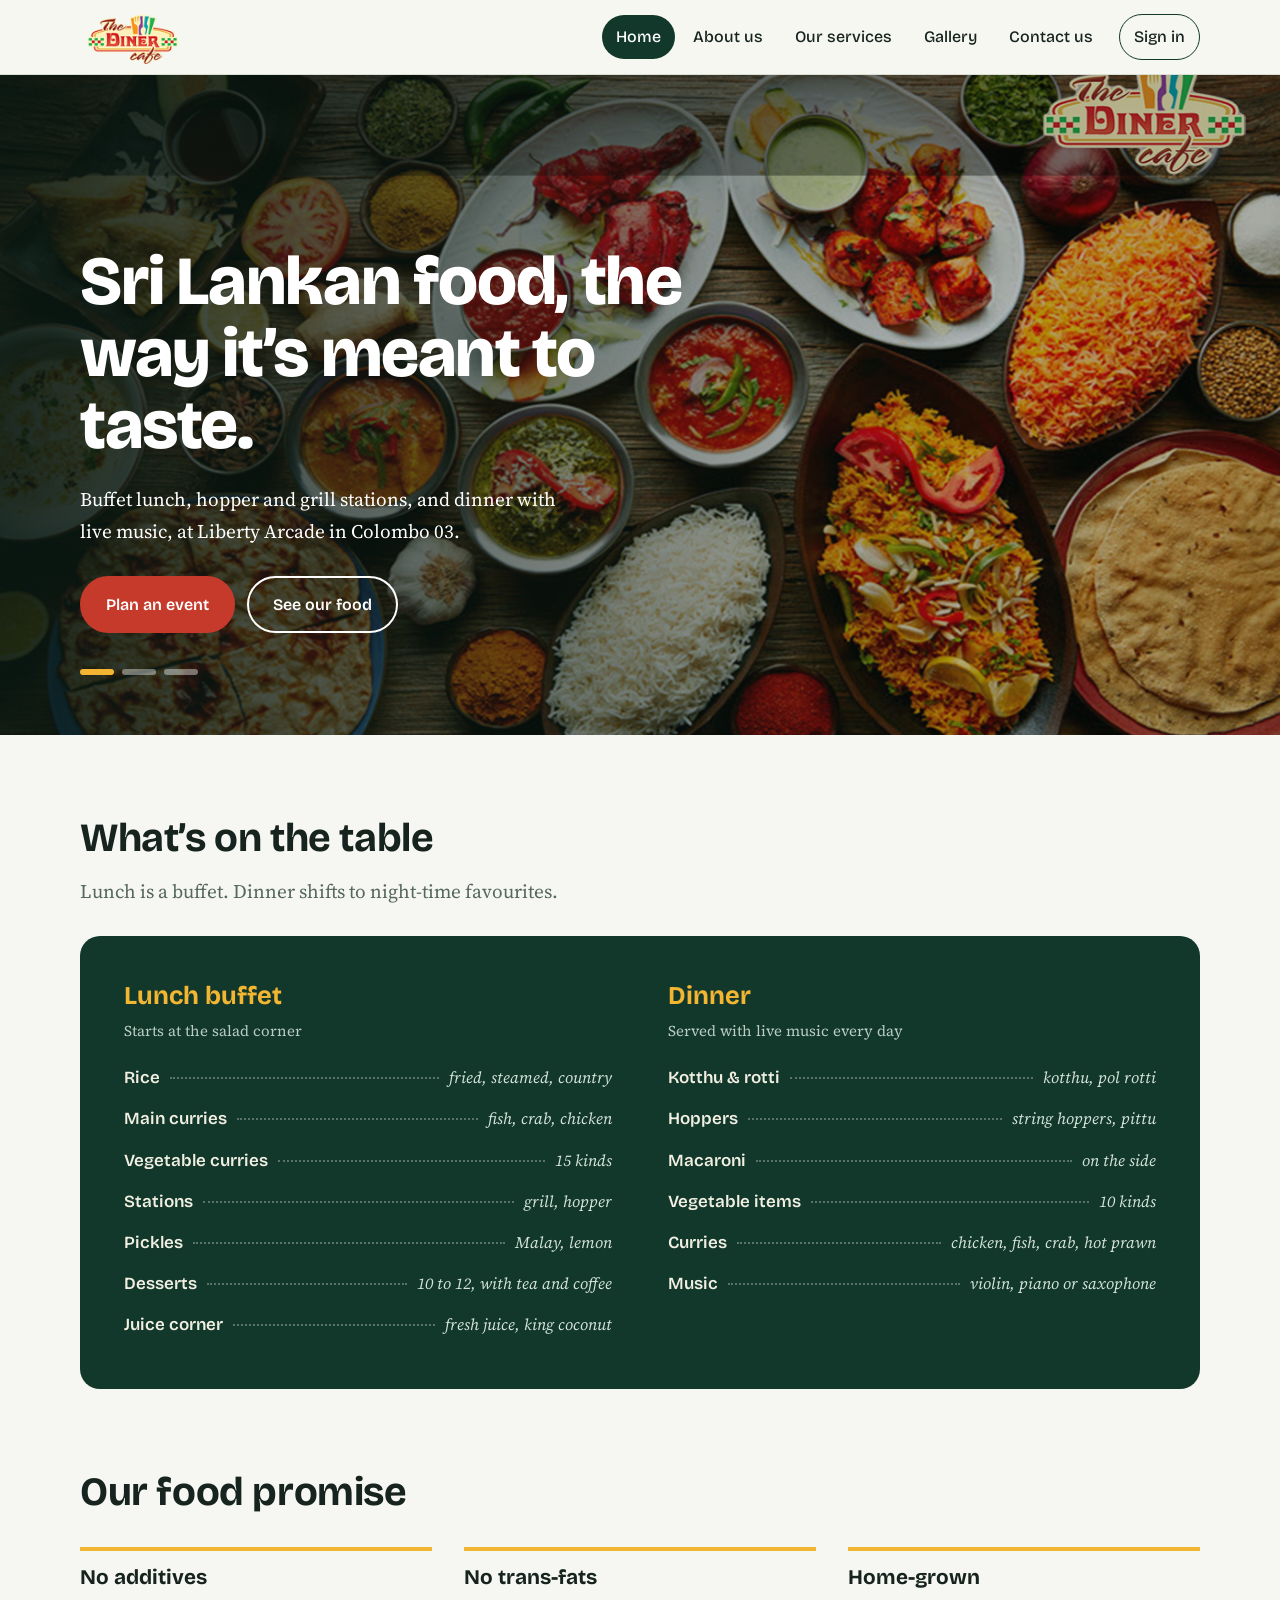
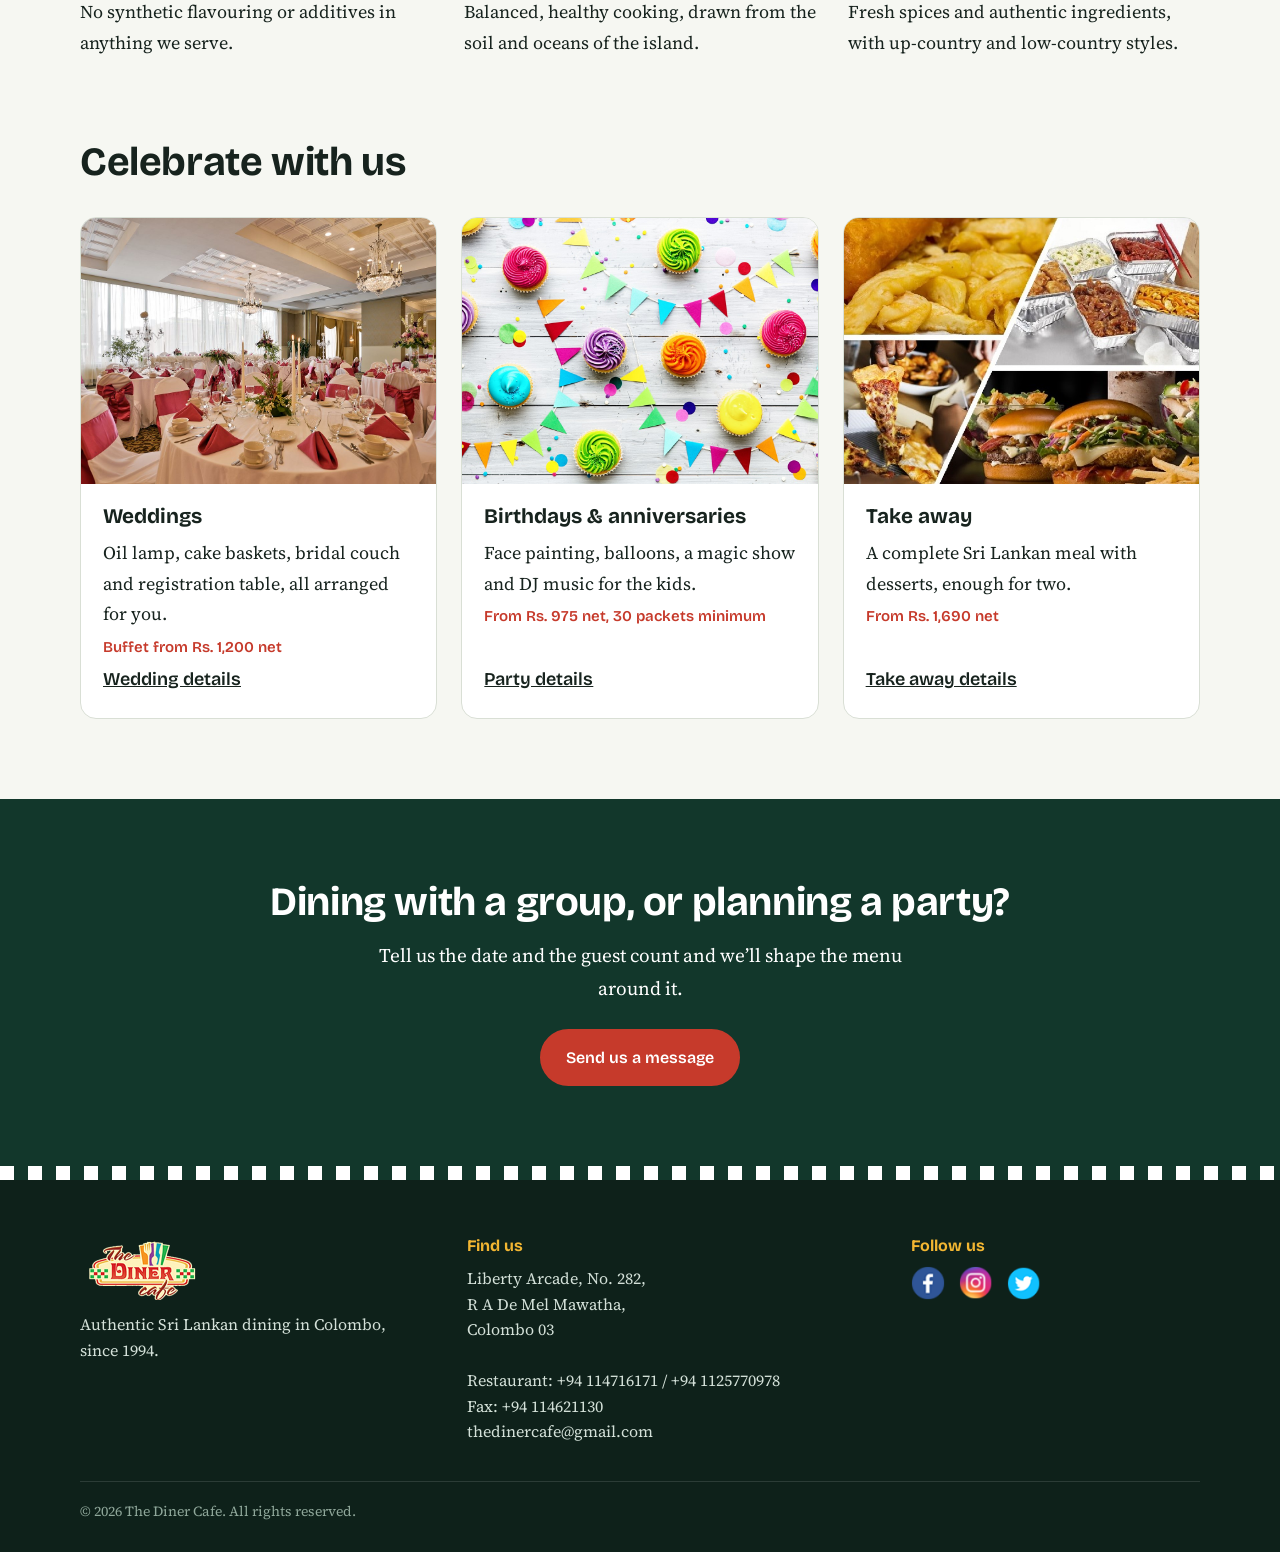
<file: index.html>
<!doctype html>
<html lang="en"><head><meta charset="utf-8"><meta name="viewport" content="width=device-width,initial-scale=1">
<title>Home · The Diner Cafe</title><meta name="description" content="Authentic Sri Lankan buffet and dinner in Colombo 03.">
<link rel="preconnect" href="https://fonts.googleapis.com"><link rel="preconnect" href="https://fonts.gstatic.com" crossorigin>
<link href="https://fonts.googleapis.com/css2?family=Bricolage+Grotesque:wght@400;500;600;700;800&family=Source+Serif+4:ital,wght@0,400;0,600;1,400&display=swap" rel="stylesheet">
<link rel="stylesheet" href="css/style.css"></head><body>
<header class="top"><div class="wrap bar"><a class="logo" href="index.html"><img src="images/logo.png" alt="The Diner Cafe"></a>
<button class="burger" aria-controls="nav" aria-expanded="false">Menu</button>
<nav id="nav" aria-label="Main"><a href="index.html" aria-current=page>Home</a><a href="About%20us.html">About us</a><a href="Our%20service.html">Our services</a><a href="Gallery.html">Gallery</a><a href="Contact%20Us.html">Contact us</a><a class="signin" href="Login.html">Sign in</a></nav></div></header>
<main><section class="hero" style="padding:0">
<div class="slide" style="background-image:url(images/hero1.jpg)"></div>
<div class="slide" style="background-image:url(images/hero2.jpg)"></div>
<div class="slide" style="background-image:url(images/hero3.jpg)"></div>
<div class="wrap"><h1>Sri Lankan food, the way it’s meant to taste.</h1>
<p>Buffet lunch, hopper and grill stations, and dinner with live music, at Liberty Arcade in Colombo 03.</p>
<div class="acts"><a class="btn" href="Contact%20Us.html">Plan an event</a><a class="btn ghost" href="Gallery.html">See our food</a></div>
<div class="dots"><button aria-label="Slide 1"></button><button aria-label="Slide 2"></button><button aria-label="Slide 3"></button></div></div></section>
<section><div class="wrap"><h2>What’s on the table</h2><p class="lead mute" style="margin-bottom:28px">Lunch is a buffet. Dinner shifts to night-time favourites.</p>
<div class="board"><div><h3>Lunch buffet</h3><p class="sub">Starts at the salad corner</p><ul>
<li><b>Rice</b><i></i><span>fried, steamed, country</span></li>
<li><b>Main curries</b><i></i><span>fish, crab, chicken</span></li>
<li><b>Vegetable curries</b><i></i><span>15 kinds</span></li>
<li><b>Stations</b><i></i><span>grill, hopper</span></li>
<li><b>Pickles</b><i></i><span>Malay, lemon</span></li>
<li><b>Desserts</b><i></i><span>10 to 12, with tea and coffee</span></li>
<li><b>Juice corner</b><i></i><span>fresh juice, king coconut</span></li></ul></div>
<div><h3>Dinner</h3><p class="sub">Served with live music every day</p><ul>
<li><b>Kotthu &amp; rotti</b><i></i><span>kotthu, pol rotti</span></li>
<li><b>Hoppers</b><i></i><span>string hoppers, pittu</span></li>
<li><b>Macaroni</b><i></i><span>on the side</span></li>
<li><b>Vegetable items</b><i></i><span>10 kinds</span></li>
<li><b>Curries</b><i></i><span>chicken, fish, crab, hot prawn</span></li>
<li><b>Music</b><i></i><span>violin, piano or saxophone</span></li></ul></div></div></div></section>
<section style="padding-top:0"><div class="wrap"><h2>Our food promise</h2>
<div class="promise"><div><h3>No additives</h3><p>No synthetic flavouring or additives in anything we serve.</p></div>
<div><h3>No trans-fats</h3><p>Balanced, healthy cooking, drawn from the soil and oceans of the island.</p></div>
<div><h3>Home-grown</h3><p>Fresh spices and authentic ingredients, with up-country and low-country styles.</p></div></div></div></section>
<section style="padding-top:0"><div class="wrap"><h2>Celebrate with us</h2>
<div class="cards">
<article class="card"><img src="images/wedding.jpg" alt="Banquet hall set for a wedding" loading="lazy"><div><h3>Weddings</h3><p>Oil lamp, cake baskets, bridal couch and registration table, all arranged for you.</p><span class="price">Buffet from Rs. 1,200 net</span><a class="more" href="Our%20service.html#weddings">Wedding details</a></div></article>
<article class="card"><img src="images/birthday.jpg" alt="Birthday cupcakes and bunting" loading="lazy"><div><h3>Birthdays &amp; anniversaries</h3><p>Face painting, balloons, a magic show and DJ music for the kids.</p><span class="price">From Rs. 975 net, 30 packets minimum</span><a class="more" href="Our%20service.html#birthdays">Party details</a></div></article>
<article class="card"><img src="images/takeaway.jpg" alt="Take away meals" loading="lazy"><div><h3>Take away</h3><p>A complete Sri Lankan meal with desserts, enough for two.</p><span class="price">From Rs. 1,690 net</span><a class="more" href="Our%20service.html#takeaway">Take away details</a></div></article>
</div></div></section>
<section class="band"><div class="wrap"><h2>Dining with a group, or planning a party?</h2><p class="lead">Tell us the date and the guest count and we’ll shape the menu around it.</p><a class="btn" href="Contact%20Us.html">Send us a message</a></div></section></main>
<div class="check" aria-hidden="true"></div>
<footer><div class="wrap"><div class="fgrid">
<div><img class="fl" src="images/logo.png" alt="The Diner Cafe"><p>Authentic Sri Lankan dining in Colombo, since 1994.</p></div>
<div><h3>Find us</h3><p>Liberty Arcade, No. 282,<br>R A De Mel Mawatha,<br>Colombo 03<br><br>Restaurant: +94 114716171 / +94 1125770978<br>Fax: +94 114621130<br><a href="mailto:thedinercafe@gmail.com">thedinercafe@gmail.com</a></p></div>
<div><h3>Follow us</h3><div class="soc"><a href="#" aria-label="Facebook"><img src="images/facebook.png" alt=""></a><a href="#" aria-label="Instagram"><img src="images/instagram.png" alt=""></a><a href="#" aria-label="Twitter"><img src="images/twitter.png" alt=""></a></div></div>
</div><p class="copy">© 2026 The Diner Cafe. All rights reserved.</p></div></footer>
<script src="js/main.js"></script></body></html>
</file>
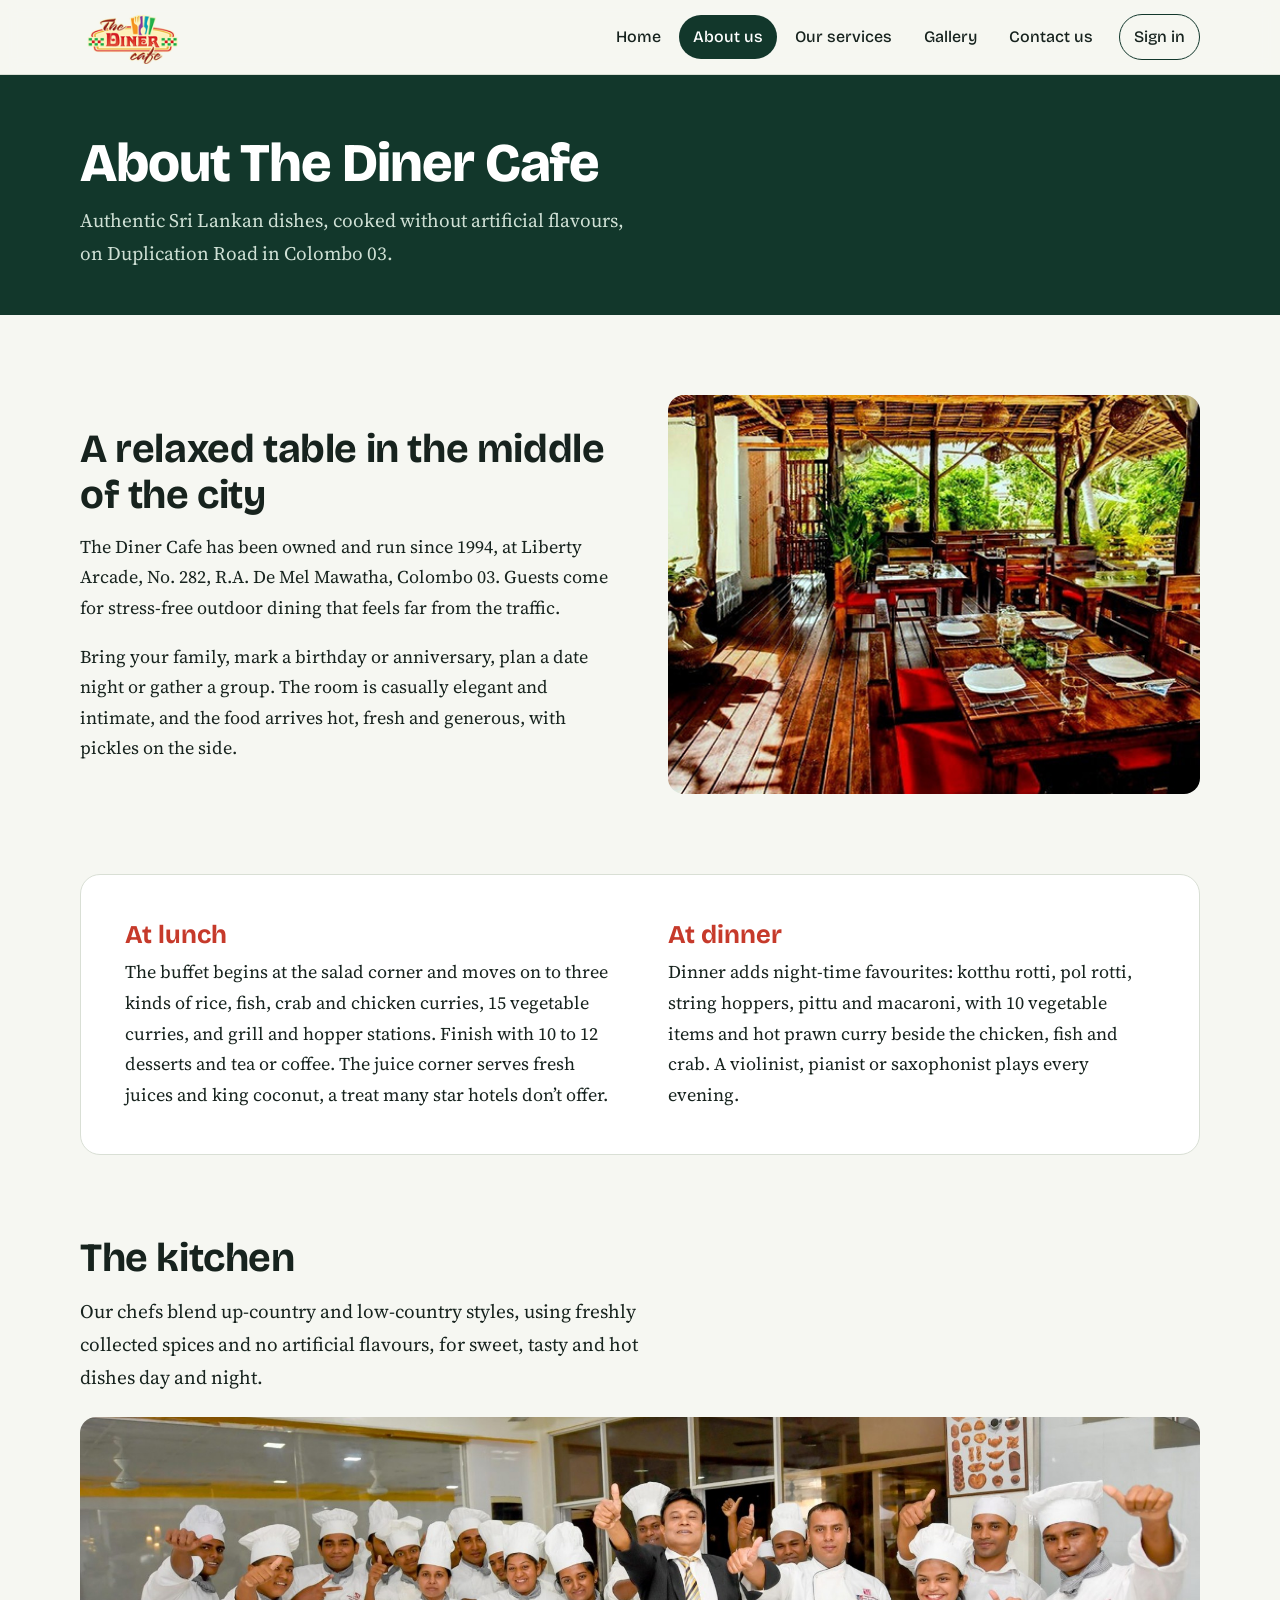
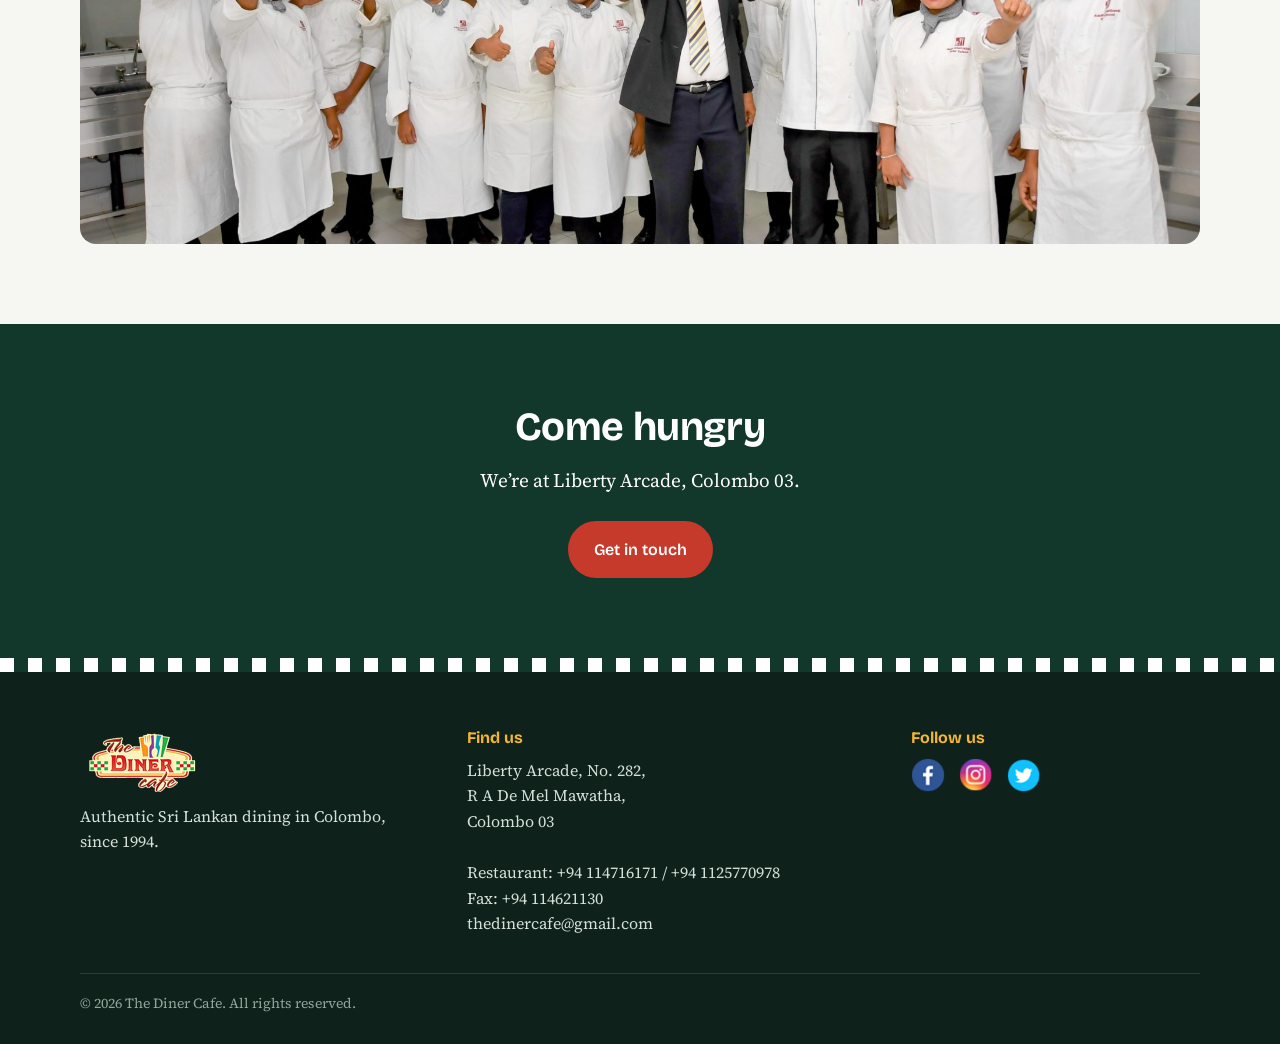
<file: About us.html>
<!doctype html>
<html lang="en"><head><meta charset="utf-8"><meta name="viewport" content="width=device-width,initial-scale=1">
<title>About us · The Diner Cafe</title><meta name="description" content="The story, food and kitchen behind The Diner Cafe in Colombo 03.">
<link rel="preconnect" href="https://fonts.googleapis.com"><link rel="preconnect" href="https://fonts.gstatic.com" crossorigin>
<link href="https://fonts.googleapis.com/css2?family=Bricolage+Grotesque:wght@400;500;600;700;800&family=Source+Serif+4:ital,wght@0,400;0,600;1,400&display=swap" rel="stylesheet">
<link rel="stylesheet" href="css/style.css"></head><body>
<header class="top"><div class="wrap bar"><a class="logo" href="index.html"><img src="images/logo.png" alt="The Diner Cafe"></a>
<button class="burger" aria-controls="nav" aria-expanded="false">Menu</button>
<nav id="nav" aria-label="Main"><a href="index.html">Home</a><a href="About%20us.html" aria-current=page>About us</a><a href="Our%20service.html">Our services</a><a href="Gallery.html">Gallery</a><a href="Contact%20Us.html">Contact us</a><a class="signin" href="Login.html">Sign in</a></nav></div></header>
<main><div class="phead"><div class="wrap"><h1>About The Diner Cafe</h1><p class="lead">Authentic Sri Lankan dishes, cooked without artificial flavours, on Duplication Road in Colombo 03.</p></div></div>
<section><div class="wrap split"><div><h2>A relaxed table in the middle of the city</h2>
<p>The Diner Cafe has been owned and run since 1994, at Liberty Arcade, No. 282, R.A. De Mel Mawatha, Colombo 03. Guests come for stress-free outdoor dining that feels far from the traffic.</p>
<p>Bring your family, mark a birthday or anniversary, plan a date night or gather a group. The room is casually elegant and intimate, and the food arrives hot, fresh and generous, with pickles on the side.</p></div>
<img src="images/dining.jpg" alt="Open-air dining room with plants" loading="lazy"></div></section>
<section style="padding-top:0"><div class="wrap"><div class="board" style="background:#fff;color:var(--ink);border:1px solid var(--line)">
<div><h3 style="color:var(--chili)">At lunch</h3><p>The buffet begins at the salad corner and moves on to three kinds of rice, fish, crab and chicken curries, 15 vegetable curries, and grill and hopper stations. Finish with 10 to 12 desserts and tea or coffee. The juice corner serves fresh juices and king coconut, a treat many star hotels don’t offer.</p></div>
<div><h3 style="color:var(--chili)">At dinner</h3><p>Dinner adds night-time favourites: kotthu rotti, pol rotti, string hoppers, pittu and macaroni, with 10 vegetable items and hot prawn curry beside the chicken, fish and crab. A violinist, pianist or saxophonist plays every evening.</p></div></div></div></section>
<section style="padding-top:0"><div class="wrap"><h2>The kitchen</h2><p class="lead" style="margin-bottom:24px">Our chefs blend up-country and low-country styles, using freshly collected spices and no artificial flavours, for sweet, tasty and hot dishes day and night.</p>
<img class="pic" src="images/team.jpg" alt="The Diner Cafe kitchen team" loading="lazy"></div></section>
<section class="band"><div class="wrap"><h2>Come hungry</h2><p class="lead">We’re at Liberty Arcade, Colombo 03.</p><a class="btn" href="Contact%20Us.html">Get in touch</a></div></section></main>
<div class="check" aria-hidden="true"></div>
<footer><div class="wrap"><div class="fgrid">
<div><img class="fl" src="images/logo.png" alt="The Diner Cafe"><p>Authentic Sri Lankan dining in Colombo, since 1994.</p></div>
<div><h3>Find us</h3><p>Liberty Arcade, No. 282,<br>R A De Mel Mawatha,<br>Colombo 03<br><br>Restaurant: +94 114716171 / +94 1125770978<br>Fax: +94 114621130<br><a href="mailto:thedinercafe@gmail.com">thedinercafe@gmail.com</a></p></div>
<div><h3>Follow us</h3><div class="soc"><a href="#" aria-label="Facebook"><img src="images/facebook.png" alt=""></a><a href="#" aria-label="Instagram"><img src="images/instagram.png" alt=""></a><a href="#" aria-label="Twitter"><img src="images/twitter.png" alt=""></a></div></div>
</div><p class="copy">© 2026 The Diner Cafe. All rights reserved.</p></div></footer>
<script src="js/main.js"></script></body></html>
</file>
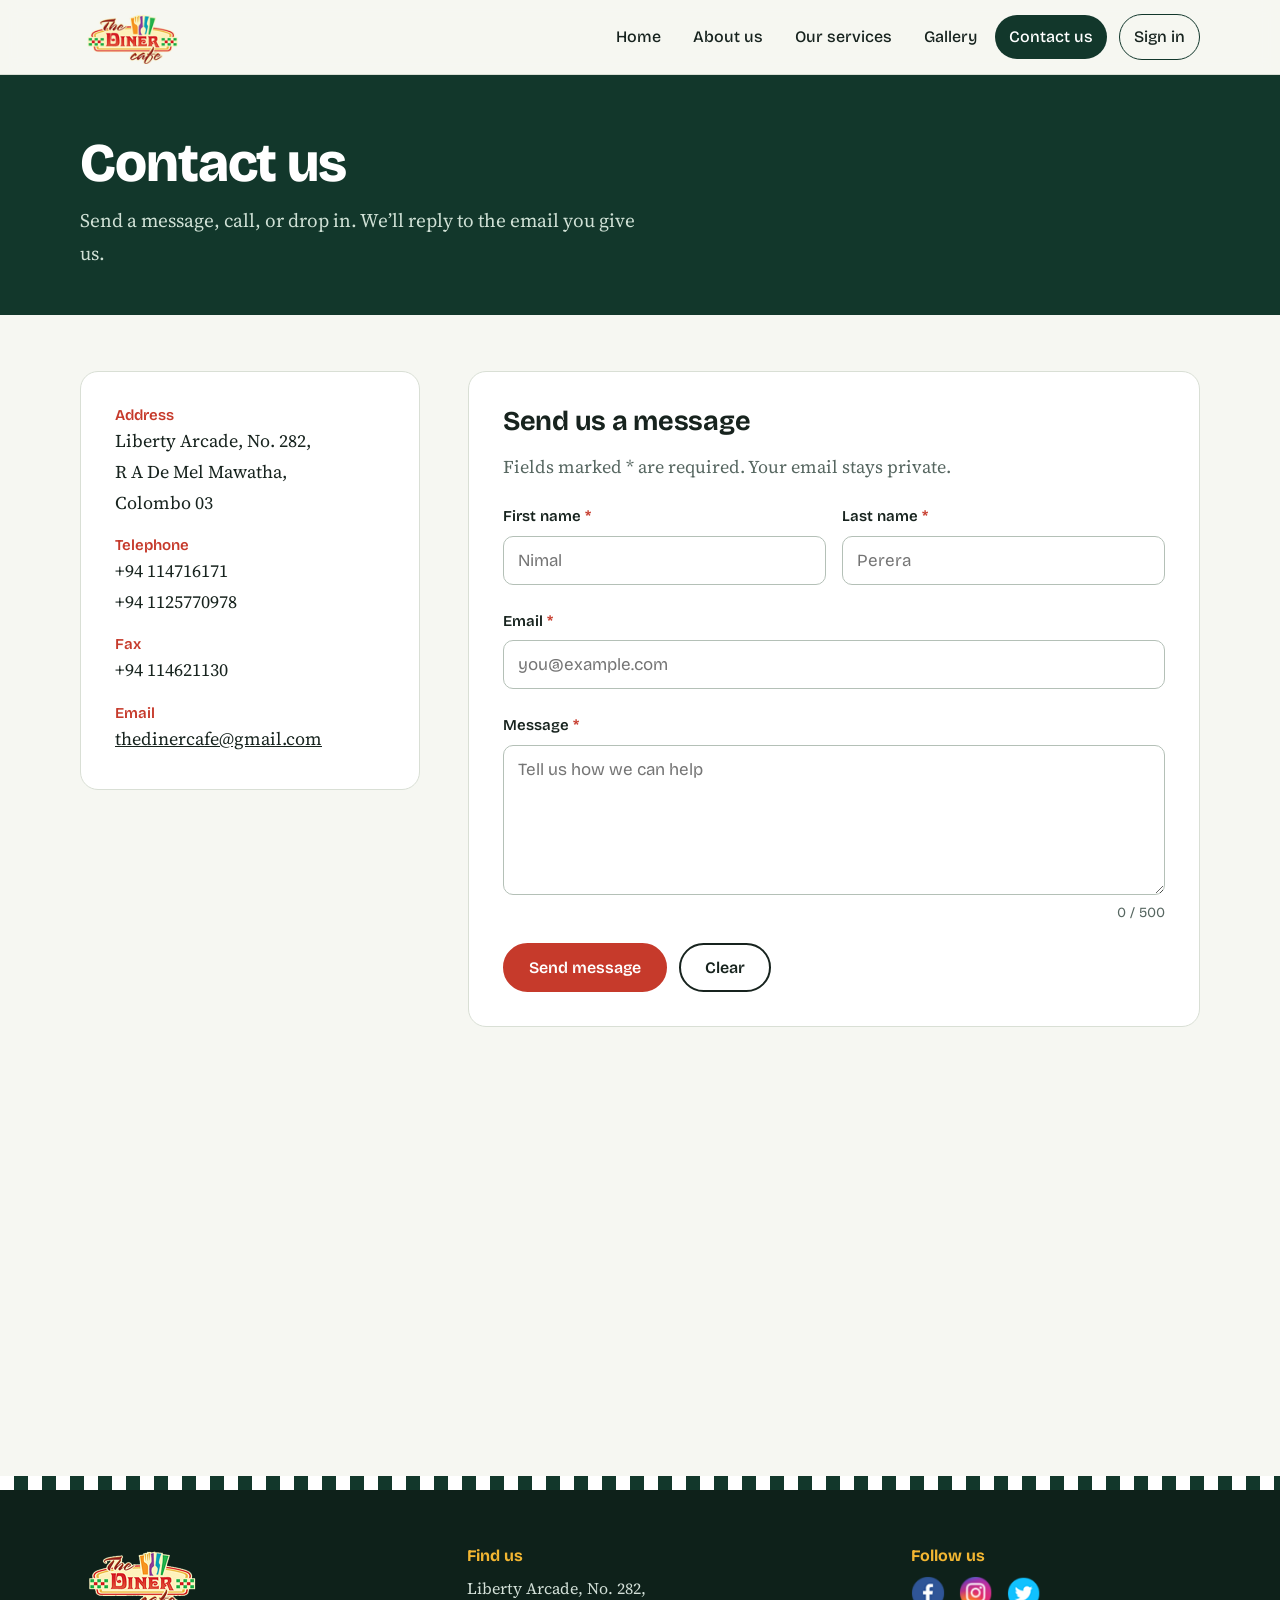
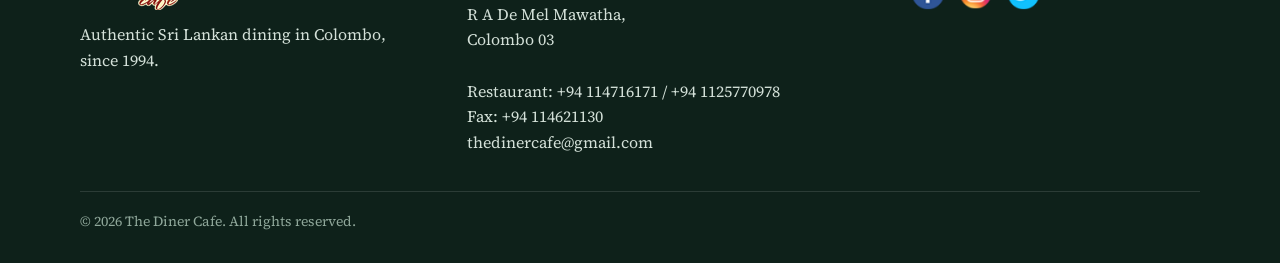
<file: Contact Us.html>
<!doctype html>
<html lang="en"><head><meta charset="utf-8"><meta name="viewport" content="width=device-width,initial-scale=1">
<title>Contact us · The Diner Cafe</title><meta name="description" content="Contact The Diner Cafe in Colombo 03.">
<link rel="preconnect" href="https://fonts.googleapis.com"><link rel="preconnect" href="https://fonts.gstatic.com" crossorigin>
<link href="https://fonts.googleapis.com/css2?family=Bricolage+Grotesque:wght@400;500;600;700;800&family=Source+Serif+4:ital,wght@0,400;0,600;1,400&display=swap" rel="stylesheet">
<link rel="stylesheet" href="css/style.css"></head><body>
<header class="top"><div class="wrap bar"><a class="logo" href="index.html"><img src="images/logo.png" alt="The Diner Cafe"></a>
<button class="burger" aria-controls="nav" aria-expanded="false">Menu</button>
<nav id="nav" aria-label="Main"><a href="index.html">Home</a><a href="About%20us.html">About us</a><a href="Our%20service.html">Our services</a><a href="Gallery.html">Gallery</a><a href="Contact%20Us.html" aria-current=page>Contact us</a><a class="signin" href="Login.html">Sign in</a></nav></div></header>
<main><div class="phead"><div class="wrap"><h1>Contact us</h1><p class="lead">Send a message, call, or drop in. We’ll reply to the email you give us.</p></div></div>
<section style="padding-top:56px"><div class="wrap formgrid">
<div class="info panel"><dl><dt>Address</dt><dd>Liberty Arcade, No. 282,<br>R A De Mel Mawatha,<br>Colombo 03</dd><dt>Telephone</dt><dd>+94 114716171<br>+94 1125770978</dd><dt>Fax</dt><dd>+94 114621130</dd><dt>Email</dt><dd><a href="mailto:thedinercafe@gmail.com">thedinercafe@gmail.com</a></dd></dl></div>
<div class="panel"><form data-kind="contact" action="PHP/insert_data.php" method="post" novalidate><h2 style="font-size:1.7rem">Send us a message</h2>
<p class="mute" style="margin-bottom:22px">Fields marked * are required. Your email stays private.</p>
<div class="two"><div class="field"><label for="txt_firstname">First name <em>*</em></label><input id="txt_firstname" name="txt_firstname" type="text" placeholder="Nimal" data-msg="Enter your first name." required maxlength="50" autocomplete="given-name"><span class="err" role="alert"></span></div>
<div class="field"><label for="txt_lname">Last name <em>*</em></label><input id="txt_lname" name="txt_lname" type="text" placeholder="Perera" data-msg="Enter your last name." required maxlength="100" autocomplete="family-name"><span class="err" role="alert"></span></div></div>
<div class="field"><label for="txt_email">Email <em>*</em></label><input id="txt_email" name="txt_email" type="email" placeholder="you@example.com" data-msg="Enter a valid email address so we can reply." required maxlength="50" autocomplete="email"><span class="err" role="alert"></span></div>
<div class="field"><label for="txt_message">Message <em>*</em></label><textarea id="txt_message" name="txt_message" maxlength="500" placeholder="Tell us how we can help" data-msg="Write a short message." required></textarea><span class="hint"><span class="err" role="alert"></span><span id="count"></span></span></div>
<div class="actions"><button class="btn" type="submit">Send message</button><button class="btn ghost" type="reset" style="color:var(--ink)">Clear</button></div>
<div class="status" role="status"></div></form>
<div class="done" hidden><h2>Message sent</h2><p>Thank you. We’ll reply to your email soon.</p></div></div></div>
<div class="wrap"><iframe class="map" title="Map of The Diner Cafe" loading="lazy" src="https://www.google.com/maps?q=Liberty+Arcade+R+A+De+Mel+Mawatha+Colombo+03&amp;output=embed"></iframe></div></section></main>
<div class="check" aria-hidden="true"></div>
<footer><div class="wrap"><div class="fgrid">
<div><img class="fl" src="images/logo.png" alt="The Diner Cafe"><p>Authentic Sri Lankan dining in Colombo, since 1994.</p></div>
<div><h3>Find us</h3><p>Liberty Arcade, No. 282,<br>R A De Mel Mawatha,<br>Colombo 03<br><br>Restaurant: +94 114716171 / +94 1125770978<br>Fax: +94 114621130<br><a href="mailto:thedinercafe@gmail.com">thedinercafe@gmail.com</a></p></div>
<div><h3>Follow us</h3><div class="soc"><a href="#" aria-label="Facebook"><img src="images/facebook.png" alt=""></a><a href="#" aria-label="Instagram"><img src="images/instagram.png" alt=""></a><a href="#" aria-label="Twitter"><img src="images/twitter.png" alt=""></a></div></div>
</div><p class="copy">© 2026 The Diner Cafe. All rights reserved.</p></div></footer>
<script src="js/main.js"></script></body></html>
</file>
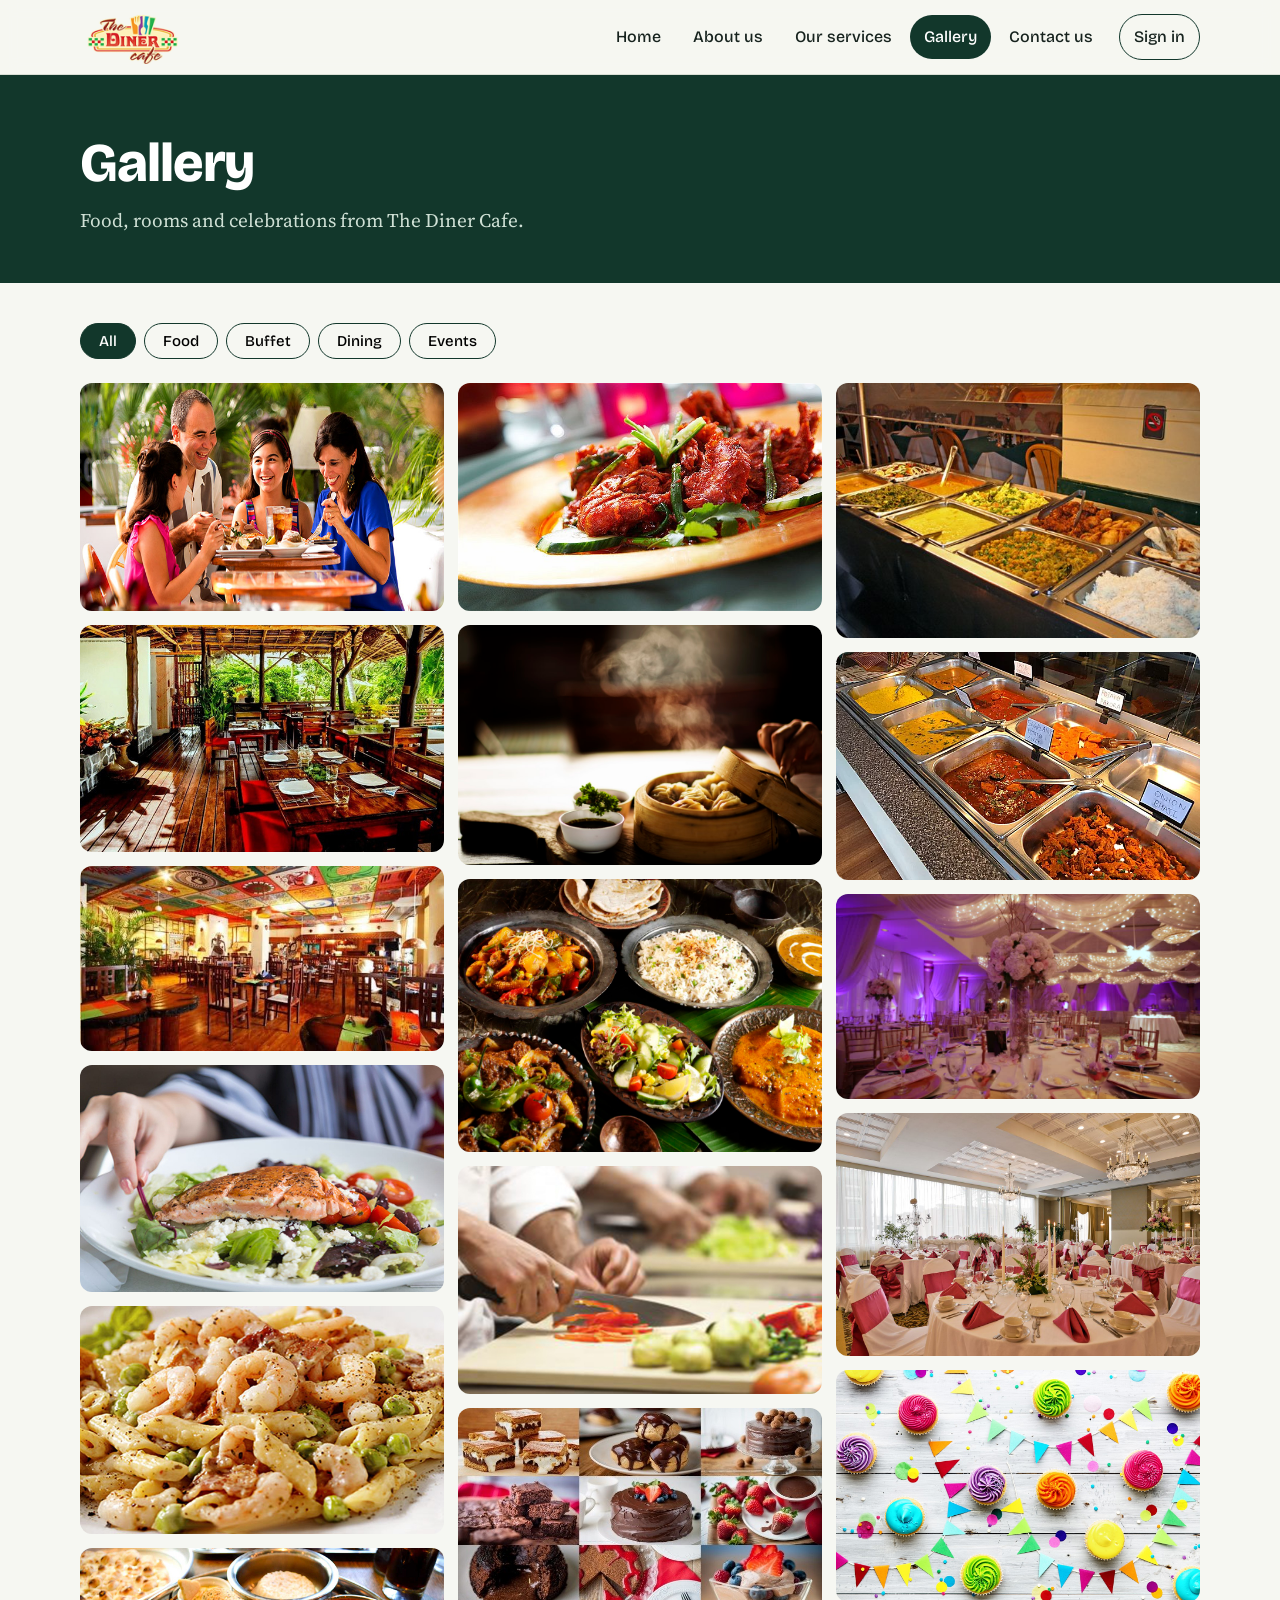
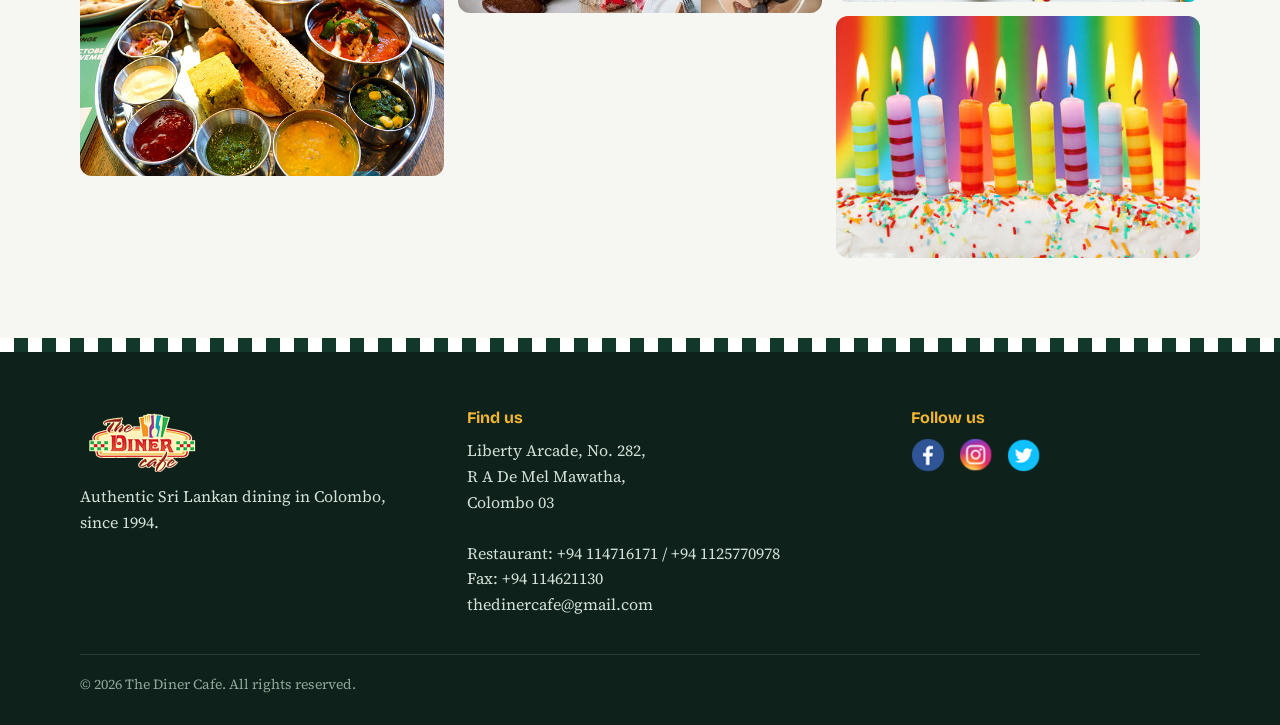
<file: Gallery.html>
<!doctype html>
<html lang="en"><head><meta charset="utf-8"><meta name="viewport" content="width=device-width,initial-scale=1">
<title>Gallery · The Diner Cafe</title><meta name="description" content="Photos of the food, dining rooms and events at The Diner Cafe.">
<link rel="preconnect" href="https://fonts.googleapis.com"><link rel="preconnect" href="https://fonts.gstatic.com" crossorigin>
<link href="https://fonts.googleapis.com/css2?family=Bricolage+Grotesque:wght@400;500;600;700;800&family=Source+Serif+4:ital,wght@0,400;0,600;1,400&display=swap" rel="stylesheet">
<link rel="stylesheet" href="css/style.css"></head><body>
<header class="top"><div class="wrap bar"><a class="logo" href="index.html"><img src="images/logo.png" alt="The Diner Cafe"></a>
<button class="burger" aria-controls="nav" aria-expanded="false">Menu</button>
<nav id="nav" aria-label="Main"><a href="index.html">Home</a><a href="About%20us.html">About us</a><a href="Our%20service.html">Our services</a><a href="Gallery.html" aria-current=page>Gallery</a><a href="Contact%20Us.html">Contact us</a><a class="signin" href="Login.html">Sign in</a></nav></div></header>
<main><div class="phead"><div class="wrap"><h1>Gallery</h1><p class="lead">Food, rooms and celebrations from The Diner Cafe.</p></div></div><section style="padding-top:40px"><div class="wrap">
<div class="filters" role="group" aria-label="Filter photos"><button data-f="all" aria-pressed="true">All</button><button data-f="Food" aria-pressed="false">Food</button><button data-f="Buffet" aria-pressed="false">Buffet</button><button data-f="Dining" aria-pressed="false">Dining</button><button data-f="Events" aria-pressed="false">Events</button></div>
<div class="grid"><button class="g" data-c="Dining"><img src="images/g33.jpg" alt="Friends sharing a meal" loading="lazy"></button><button class="g" data-c="Dining"><img src="images/g35.jpg" alt="Open-air dining room" loading="lazy"></button><button class="g" data-c="Dining"><img src="images/g36.jpg" alt="Colourful dining hall" loading="lazy"></button><button class="g" data-c="Food"><img src="images/g26.jpg" alt="Grilled salmon salad" loading="lazy"></button><button class="g" data-c="Food"><img src="images/g27.jpg" alt="Prawn and penne pasta" loading="lazy"></button><button class="g" data-c="Food"><img src="images/g28.jpg" alt="Thali with curries and breads" loading="lazy"></button><button class="g" data-c="Food"><img src="images/g29.jpg" alt="Spiced chicken, plated" loading="lazy"></button><button class="g" data-c="Food"><img src="images/g24.jpg" alt="Steamed dumplings" loading="lazy"></button><button class="g" data-c="Food"><img src="images/g31.jpg" alt="Bowls of curries and salads" loading="lazy"></button><button class="g" data-c="Food"><img src="images/g39.jpg" alt="A chef preparing vegetables" loading="lazy"></button><button class="g" data-c="Food"><img src="images/g40.jpg" alt="Dessert platter" loading="lazy"></button><button class="g" data-c="Buffet"><img src="images/g30.jpg" alt="The lunch buffet counter" loading="lazy"></button><button class="g" data-c="Buffet"><img src="images/g37.webp" alt="Curries at the buffet" loading="lazy"></button><button class="g" data-c="Events"><img src="images/g23.jpg" alt="Reception hall, lit for a wedding" loading="lazy"></button><button class="g" data-c="Events"><img src="images/g34.jpg" alt="Banquet hall set for a reception" loading="lazy"></button><button class="g" data-c="Events"><img src="images/g21.jpg" alt="Birthday cupcakes and bunting" loading="lazy"></button><button class="g" data-c="Events"><img src="images/g22.jpg" alt="Birthday candles" loading="lazy"></button></div></div></section>
<dialog id="lb" aria-label="Photo viewer"><button class="x" aria-label="Close">×</button><button class="prev" aria-label="Previous photo">‹</button><button class="next" aria-label="Next photo">›</button>
<figure><img alt=""><figcaption class="ui"></figcaption></figure></dialog></main>
<div class="check" aria-hidden="true"></div>
<footer><div class="wrap"><div class="fgrid">
<div><img class="fl" src="images/logo.png" alt="The Diner Cafe"><p>Authentic Sri Lankan dining in Colombo, since 1994.</p></div>
<div><h3>Find us</h3><p>Liberty Arcade, No. 282,<br>R A De Mel Mawatha,<br>Colombo 03<br><br>Restaurant: +94 114716171 / +94 1125770978<br>Fax: +94 114621130<br><a href="mailto:thedinercafe@gmail.com">thedinercafe@gmail.com</a></p></div>
<div><h3>Follow us</h3><div class="soc"><a href="#" aria-label="Facebook"><img src="images/facebook.png" alt=""></a><a href="#" aria-label="Instagram"><img src="images/instagram.png" alt=""></a><a href="#" aria-label="Twitter"><img src="images/twitter.png" alt=""></a></div></div>
</div><p class="copy">© 2026 The Diner Cafe. All rights reserved.</p></div></footer>
<script src="js/main.js"></script></body></html>
</file>
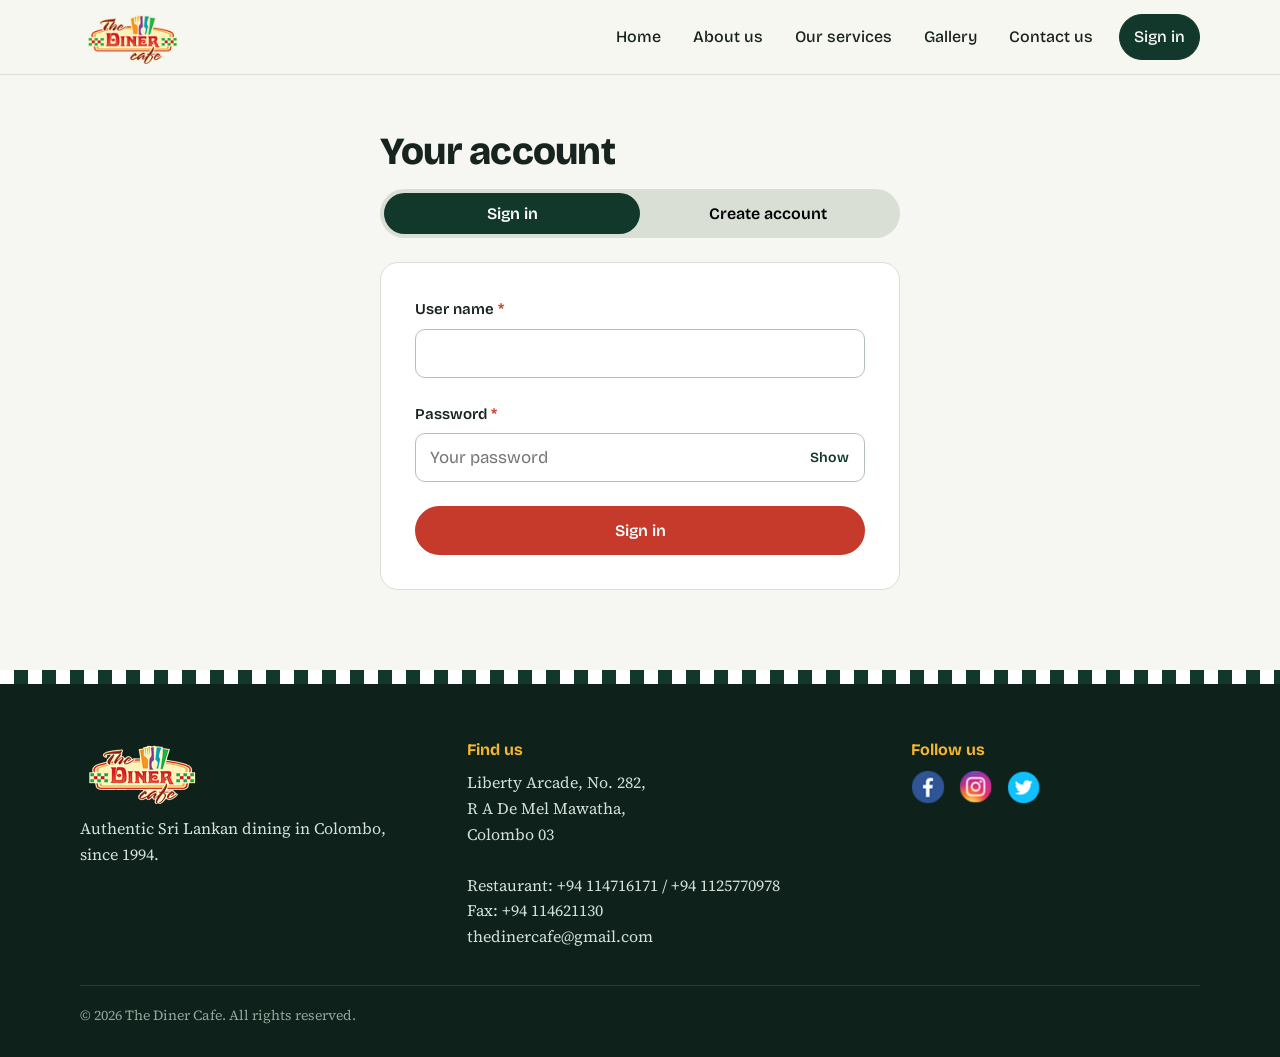
<file: Login.html>
<!doctype html>
<html lang="en"><head><meta charset="utf-8"><meta name="viewport" content="width=device-width,initial-scale=1">
<title>Account · The Diner Cafe</title><meta name="description" content="Sign in or create an account at The Diner Cafe.">
<link rel="preconnect" href="https://fonts.googleapis.com"><link rel="preconnect" href="https://fonts.gstatic.com" crossorigin>
<link href="https://fonts.googleapis.com/css2?family=Bricolage+Grotesque:wght@400;500;600;700;800&family=Source+Serif+4:ital,wght@0,400;0,600;1,400&display=swap" rel="stylesheet">
<link rel="stylesheet" href="css/style.css"></head><body>
<header class="top"><div class="wrap bar"><a class="logo" href="index.html"><img src="images/logo.png" alt="The Diner Cafe"></a>
<button class="burger" aria-controls="nav" aria-expanded="false">Menu</button>
<nav id="nav" aria-label="Main"><a href="index.html">Home</a><a href="About%20us.html">About us</a><a href="Our%20service.html">Our services</a><a href="Gallery.html">Gallery</a><a href="Contact%20Us.html">Contact us</a><a class="signin" href="Login.html" aria-current=page>Sign in</a></nav></div></header>
<main><div class="auth"><h1 style="font-size:2.4rem;margin-bottom:18px">Your account</h1>
<div class="tabs" role="tablist"><button role="tab" data-tab="signin" aria-selected="true">Sign in</button><button role="tab" data-tab="register" aria-selected="false">Create account</button></div>
<div class="panel" id="signin"><form data-kind="login" action="PHP/login_data.php" method="post" novalidate>
<div class="field"><label for="username_para">User name <em>*</em></label><input id="username_para" name="username_para" autocomplete="username" data-msg="Enter your user name." required><span class="err" role="alert"></span></div>
<div class="field"><label for="password_para">Password <em>*</em></label><div class="pw"><input id="password_para" name="password_para" type="password" placeholder="Your password" data-msg="Enter your password." required autocomplete="current-password"><button class="reveal" type="button" aria-pressed="false">Show</button></div><span class="err" role="alert"></span></div>
<button class="btn" type="submit" style="width:100%">Sign in</button><div class="status" role="status"></div></form></div>
<div class="panel" id="register" hidden><div><form data-kind="register" action="PHP/register_data.php" method="post" novalidate>
<div class="field"><label for="UserName">User name <em>*</em></label><input id="UserName" name="UserName" type="text" placeholder="Choose a user name" data-msg="Enter a user name (3 to 20 characters)." required minlength="3" maxlength="20" autocomplete="username"><span class="err" role="alert"></span></div>
<div class="field"><label for="Email">Email <em>*</em></label><input id="Email" name="Email" type="email" placeholder="you@example.com" data-msg="Enter a valid email address." required autocomplete="email"><span class="err" role="alert"></span></div>
<div class="field"><label for="Passwordbox">Password <em>*</em></label><div class="pw"><input id="Passwordbox" name="Passwordbox" type="password" placeholder="At least 6 characters" data-msg="Use at least 6 characters." required minlength="6" autocomplete="new-password"><button class="reveal" type="button" aria-pressed="false">Show</button></div><span class="err" role="alert"></span></div>
<div class="field"><label for="MobileNo">Mobile number <em>*</em></label><input id="MobileNo" name="MobileNo" type="tel" placeholder="07X XXX XXXX" data-msg="Enter a mobile number, digits only (9 to 12)." required pattern="\+?[0-9 ]{9,15}" inputmode="tel" autocomplete="tel"><span class="err" role="alert"></span></div>
<div class="two"><div class="field"><label for="DateofBirth">Date of birth <em>*</em></label><input id="DateofBirth" name="DateofBirth" type="date" placeholder="" data-msg="Choose your date of birth." required max="2026-11-01"><span class="err" role="alert"></span></div>
<div class="field"><label for="Gender">Gender <em>*</em></label><select id="Gender" name="Gender" data-msg="Choose an option." required><option value="">Select</option><option>Male</option><option>Female</option><option>Prefer not to say</option></select><span class="err" role="alert"></span></div></div>
<div class="field"><label for="Address">Address <em>*</em></label><input id="Address" name="Address" type="text" placeholder="Street, city" data-msg="Enter your address." required autocomplete="street-address"><span class="err" role="alert"></span></div>
<div class="actions"><button class="btn" type="submit">Create account</button><button class="btn ghost" type="reset" style="color:var(--ink)">Reset</button></div>
<div class="status" role="status"></div></form>
<div class="done" hidden><h2>Account created</h2><p>You can now <a href="#signin" onclick="document.querySelector('[data-tab=signin]').click()">sign in</a>.</p></div></div></div></div></main>
<div class="check" aria-hidden="true"></div>
<footer><div class="wrap"><div class="fgrid">
<div><img class="fl" src="images/logo.png" alt="The Diner Cafe"><p>Authentic Sri Lankan dining in Colombo, since 1994.</p></div>
<div><h3>Find us</h3><p>Liberty Arcade, No. 282,<br>R A De Mel Mawatha,<br>Colombo 03<br><br>Restaurant: +94 114716171 / +94 1125770978<br>Fax: +94 114621130<br><a href="mailto:thedinercafe@gmail.com">thedinercafe@gmail.com</a></p></div>
<div><h3>Follow us</h3><div class="soc"><a href="#" aria-label="Facebook"><img src="images/facebook.png" alt=""></a><a href="#" aria-label="Instagram"><img src="images/instagram.png" alt=""></a><a href="#" aria-label="Twitter"><img src="images/twitter.png" alt=""></a></div></div>
</div><p class="copy">© 2026 The Diner Cafe. All rights reserved.</p></div></footer>
<script src="js/main.js"></script></body></html>
</file>
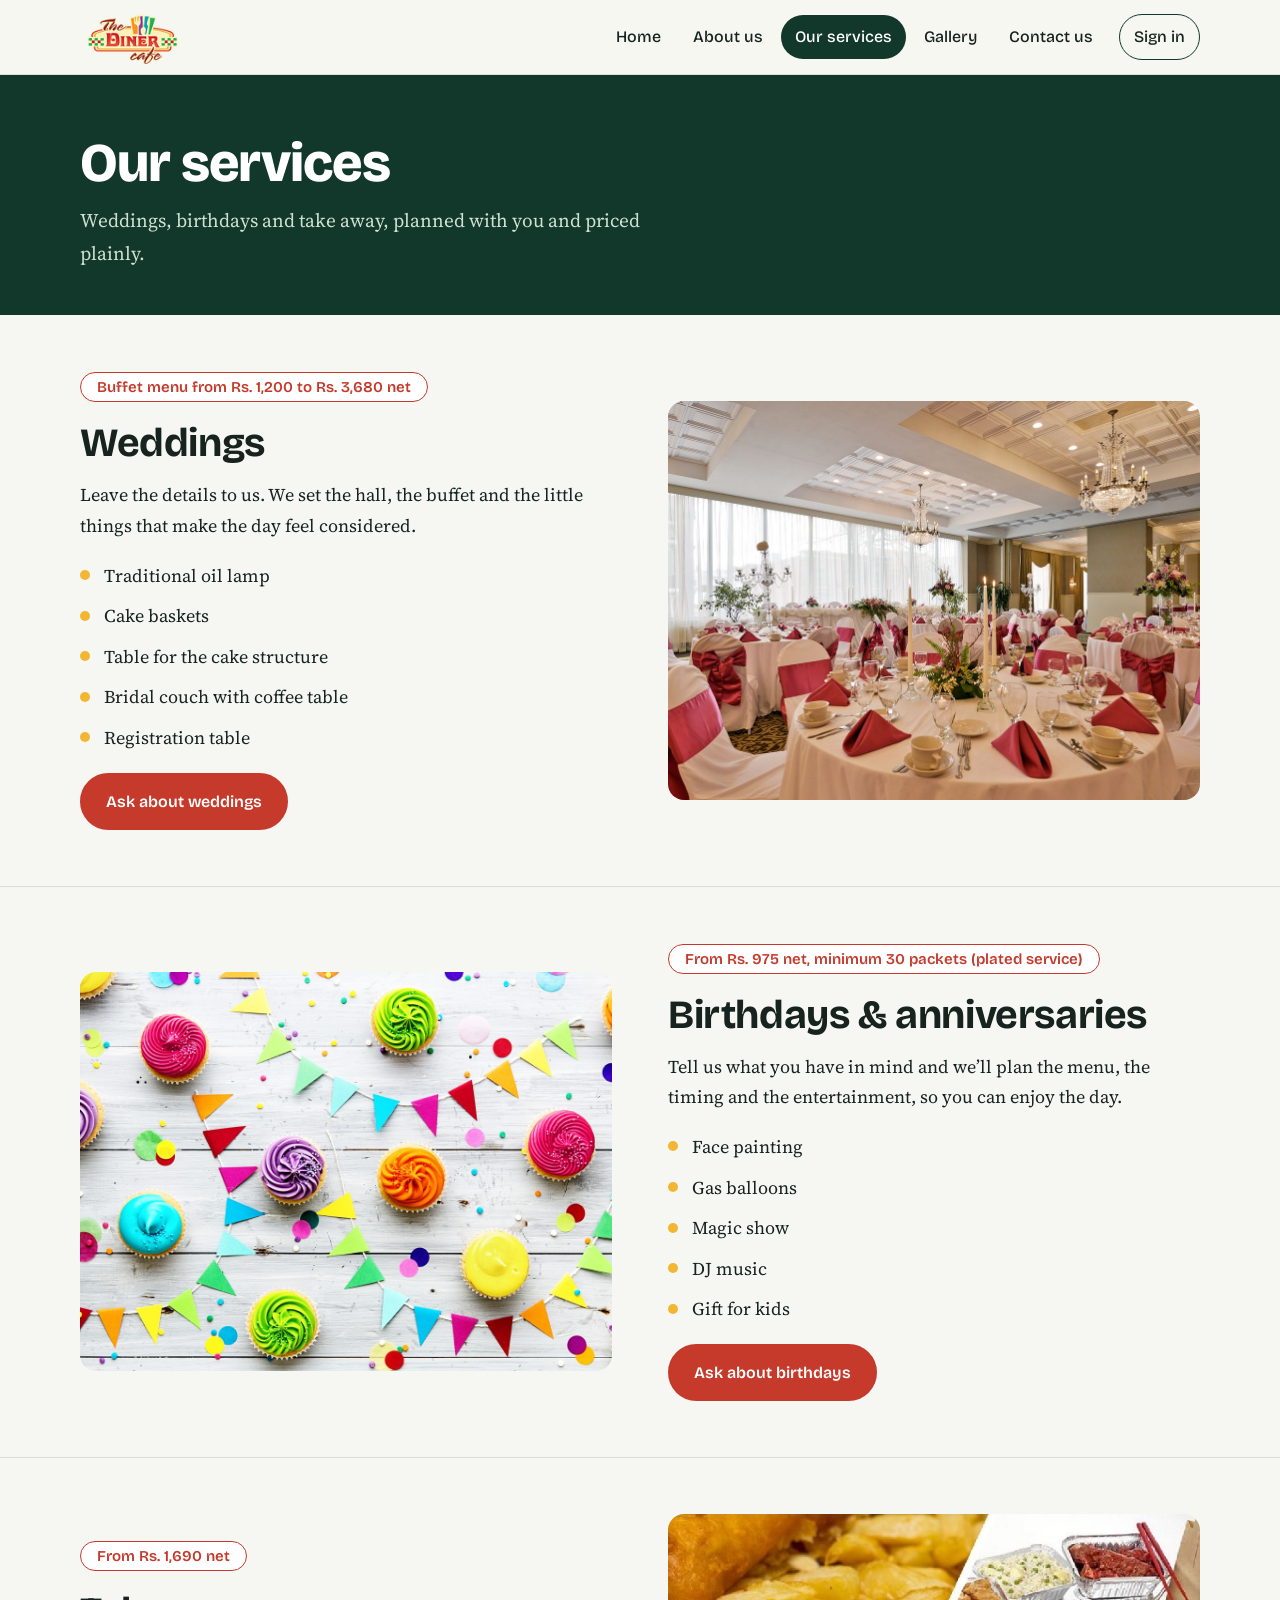
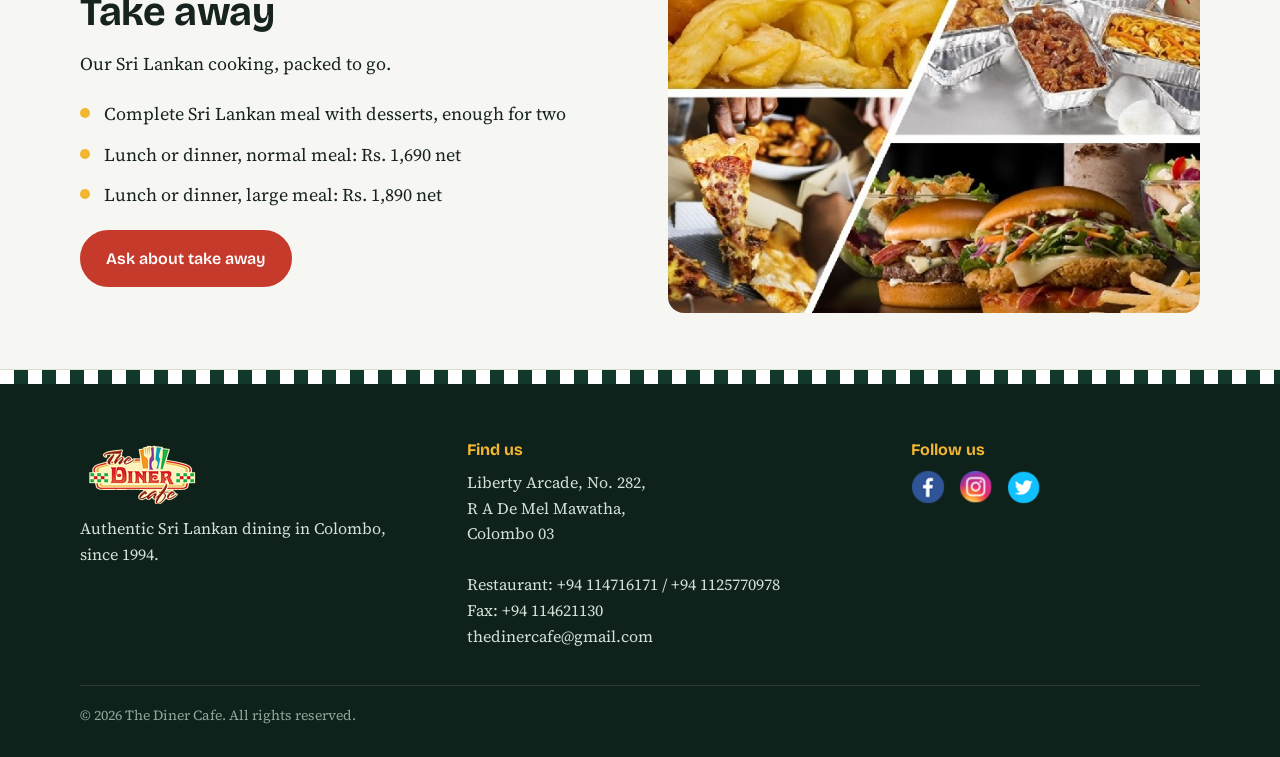
<file: Our service.html>
<!doctype html>
<html lang="en"><head><meta charset="utf-8"><meta name="viewport" content="width=device-width,initial-scale=1">
<title>Our services · The Diner Cafe</title><meta name="description" content="Weddings, birthdays and take away from The Diner Cafe.">
<link rel="preconnect" href="https://fonts.googleapis.com"><link rel="preconnect" href="https://fonts.gstatic.com" crossorigin>
<link href="https://fonts.googleapis.com/css2?family=Bricolage+Grotesque:wght@400;500;600;700;800&family=Source+Serif+4:ital,wght@0,400;0,600;1,400&display=swap" rel="stylesheet">
<link rel="stylesheet" href="css/style.css"></head><body>
<header class="top"><div class="wrap bar"><a class="logo" href="index.html"><img src="images/logo.png" alt="The Diner Cafe"></a>
<button class="burger" aria-controls="nav" aria-expanded="false">Menu</button>
<nav id="nav" aria-label="Main"><a href="index.html">Home</a><a href="About%20us.html">About us</a><a href="Our%20service.html" aria-current=page>Our services</a><a href="Gallery.html">Gallery</a><a href="Contact%20Us.html">Contact us</a><a class="signin" href="Login.html">Sign in</a></nav></div></header>
<main><div class="phead"><div class="wrap"><h1>Our services</h1><p class="lead">Weddings, birthdays and take away, planned with you and priced plainly.</p></div></div><div class="svc" id="weddings"><div class="wrap split"><div><span class="tag">Buffet menu from Rs. 1,200 to Rs. 3,680 net</span><h2>Weddings</h2><p>Leave the details to us. We set the hall, the buffet and the little things that make the day feel considered.</p><ul><li>Traditional oil lamp</li><li>Cake baskets</li><li>Table for the cake structure</li><li>Bridal couch with coffee table</li><li>Registration table</li></ul>
<a class="btn" href="Contact%20Us.html?topic=weddings">Ask about weddings</a></div><img src="images/wedding.jpg" alt="Banquet hall set for a wedding" loading="lazy"></div></div><div class="svc" id="birthdays"><div class="wrap split flip"><div><span class="tag">From Rs. 975 net, minimum 30 packets (plated service)</span><h2>Birthdays &amp; anniversaries</h2><p>Tell us what you have in mind and we’ll plan the menu, the timing and the entertainment, so you can enjoy the day.</p><ul><li>Face painting</li><li>Gas balloons</li><li>Magic show</li><li>DJ music</li><li>Gift for kids</li></ul>
<a class="btn" href="Contact%20Us.html?topic=birthdays">Ask about birthdays</a></div><img src="images/birthday.jpg" alt="Birthday cupcakes and bunting" loading="lazy"></div></div><div class="svc" id="takeaway"><div class="wrap split"><div><span class="tag">From Rs. 1,690 net</span><h2>Take away</h2><p>Our Sri Lankan cooking, packed to go.</p><ul><li>Complete Sri Lankan meal with desserts, enough for two</li><li>Lunch or dinner, normal meal: Rs. 1,690 net</li><li>Lunch or dinner, large meal: Rs. 1,890 net</li></ul>
<a class="btn" href="Contact%20Us.html?topic=take away">Ask about take away</a></div><img src="images/takeaway.jpg" alt="Take away meals" loading="lazy"></div></div></main>
<div class="check" aria-hidden="true"></div>
<footer><div class="wrap"><div class="fgrid">
<div><img class="fl" src="images/logo.png" alt="The Diner Cafe"><p>Authentic Sri Lankan dining in Colombo, since 1994.</p></div>
<div><h3>Find us</h3><p>Liberty Arcade, No. 282,<br>R A De Mel Mawatha,<br>Colombo 03<br><br>Restaurant: +94 114716171 / +94 1125770978<br>Fax: +94 114621130<br><a href="mailto:thedinercafe@gmail.com">thedinercafe@gmail.com</a></p></div>
<div><h3>Follow us</h3><div class="soc"><a href="#" aria-label="Facebook"><img src="images/facebook.png" alt=""></a><a href="#" aria-label="Instagram"><img src="images/instagram.png" alt=""></a><a href="#" aria-label="Twitter"><img src="images/twitter.png" alt=""></a></div></div>
</div><p class="copy">© 2026 The Diner Cafe. All rights reserved.</p></div></footer>
<script src="js/main.js"></script></body></html>
</file>
<file: css/style.css>
:root{--leaf:#12372b;--chili:#c63a2b;--sun:#f2b632;--paper:#f6f7f2;--ink:#17231e;--mute:#566660;--line:#d9dfd5;--r:10px}
*{box-sizing:border-box;margin:0}
html{scroll-behavior:smooth}
body{font:18px/1.7 "Source Serif 4",Georgia,serif;color:var(--ink);background:var(--paper)}
h1,h2,h3,button,input,select,textarea,nav,label,.btn,.ui{font-family:"Bricolage Grotesque",system-ui,sans-serif}
img{max-width:100%;display:block}
a{color:inherit}
:focus-visible{outline:3px solid var(--sun);outline-offset:2px}
.wrap{width:min(1120px,100% - 40px);margin-inline:auto}
h1{font-size:clamp(2.4rem,6vw,4.3rem);line-height:1.05;letter-spacing:-.02em;font-weight:800}
h2{font-size:clamp(1.7rem,3.6vw,2.5rem);line-height:1.15;letter-spacing:-.01em;font-weight:700;margin-bottom:14px}
h3{font-size:1.3rem;line-height:1.25}
p+p{margin-top:1em}
section{padding:80px 0}
.lead{font-size:1.2rem;max-width:56ch}
.mute{color:var(--mute)}
/* header */
.top{position:sticky;top:0;z-index:20;background:rgba(246,247,242,.93);backdrop-filter:blur(8px);border-bottom:1px solid var(--line)}
.bar{display:flex;align-items:center;gap:20px;height:74px}
.bar .logo img{height:54px;width:auto}
nav{margin-left:auto;display:flex;gap:4px;align-items:center}
nav a{padding:8px 14px;border-radius:99px;text-decoration:none;font-weight:500;font-size:16px}
nav a:hover{background:var(--line)}
nav a[aria-current=page]{background:var(--leaf);color:#fff}
nav a.signin{border:1.5px solid var(--leaf);margin-left:8px}
.burger{display:none;margin-left:auto;background:none;border:1.5px solid var(--leaf);border-radius:8px;padding:8px 12px;font-size:16px;cursor:pointer}
.btn{display:inline-block;padding:13px 24px;border-radius:99px;font-weight:600;font-size:16px;text-decoration:none;border:2px solid var(--chili);background:var(--chili);color:#fff;cursor:pointer}
.btn:hover{filter:brightness(1.1)}
.btn.ghost{background:transparent;border-color:currentColor;color:inherit}
.btn[disabled]{opacity:.6;cursor:wait}
.check{height:14px;background:conic-gradient(var(--leaf) 25%,#fff 0 50%,var(--leaf) 0 75%,#fff 0) 0 0/28px 28px}
/* hero */
.hero{position:relative;color:#fff;min-height:min(82vh,660px);display:grid;align-items:end;overflow:hidden;background:#0c1d16}
.slide{position:absolute;inset:0;background-size:cover;background-position:center;opacity:0;transition:opacity 1.2s}
.slide.on{opacity:1}
.hero::after{content:"";position:absolute;inset:0;background:linear-gradient(90deg,rgba(9,24,18,.9),rgba(9,24,18,.3) 75%)}
.hero .wrap{position:relative;z-index:2;padding:90px 0 60px}
.hero h1{max-width:14ch}
.hero p{max-width:50ch;margin:20px 0 28px;font-size:1.2rem}
.hero .acts{display:flex;gap:12px;flex-wrap:wrap}
.dots{display:flex;gap:8px;margin-top:36px}
.dots button{width:34px;height:6px;border:0;border-radius:4px;background:rgba(255,255,255,.4);cursor:pointer;padding:0}
.dots button[aria-current=true]{background:var(--sun)}
/* menu board */
.board{background:var(--leaf);color:#f1efe2;border-radius:20px;padding:44px;display:grid;grid-template-columns:1fr 1fr;gap:56px}
.board h3{color:var(--sun);font-size:1.6rem;margin-bottom:6px}
.board .sub{color:#b9cdc2;font-size:15px;margin-bottom:14px}
.board ul{padding:0}
.board li{list-style:none;display:flex;gap:10px;align-items:baseline;padding:7px 0}
.board li b{font:600 17px/1.3 "Bricolage Grotesque",sans-serif}
.board li i{flex:1;border-bottom:2px dotted rgba(255,255,255,.3);transform:translateY(-4px);min-width:20px}
.board li span{text-align:right;font-style:italic;color:#d3e3d9;font-size:16px}
/* promise + cards */
.promise{display:grid;grid-template-columns:repeat(3,1fr);gap:32px;margin-top:32px}
.promise div{border-top:4px solid var(--sun);padding-top:14px}
.promise h3{margin-bottom:6px}
.cards{display:grid;grid-template-columns:repeat(3,1fr);gap:24px;margin-top:32px}
.card{background:#fff;border-radius:16px;overflow:hidden;border:1px solid var(--line);display:flex;flex-direction:column}
.card img{aspect-ratio:4/3;width:100%;object-fit:cover}
.card div{padding:20px 22px 24px;display:flex;flex-direction:column;gap:8px;flex:1}
.card .price{font:600 15px "Bricolage Grotesque",sans-serif;color:var(--chili)}
.card a.more{margin-top:auto;font-weight:600;font-family:"Bricolage Grotesque",sans-serif}
.band{background:var(--leaf);color:#fff;text-align:center}
.band p{margin:0 auto 24px}
/* page head */
.phead{background:var(--leaf);color:#fff;padding:60px 0 46px}
.phead h1{font-size:clamp(2.2rem,5vw,3.4rem)}
.phead p{margin-top:12px;color:#cfe0d5}
/* about / services */
.split{display:grid;grid-template-columns:1fr 1fr;gap:56px;align-items:center}
.split img{border-radius:16px;width:100%;aspect-ratio:4/3;object-fit:cover}
.split.flip>:first-child{order:2}
.pic{border-radius:16px;width:100%;aspect-ratio:21/8;object-fit:cover}
.svc{padding:56px 0;border-bottom:1px solid var(--line)}
.svc ul{padding:0;margin:14px 0}
.svc li{list-style:none;padding:5px 0 5px 24px;position:relative}
.svc li::before{content:"";position:absolute;left:0;top:.8em;width:10px;height:10px;background:var(--sun);border-radius:50%}
.tag{display:inline-block;background:#fff;border:1.5px solid var(--chili);color:var(--chili);border-radius:99px;padding:5px 16px;font:600 15px "Bricolage Grotesque",sans-serif;margin-bottom:18px}
/* gallery */
.filters{display:flex;gap:8px;flex-wrap:wrap;margin-bottom:24px}
.filters button{padding:8px 18px;border-radius:99px;border:1.5px solid var(--leaf);background:none;font-size:15px;font-weight:500;cursor:pointer}
.filters button[aria-pressed=true]{background:var(--leaf);color:#fff}
.grid{columns:3 280px;column-gap:14px}
.g{display:block;width:100%;margin:0 0 14px;padding:0;border:0;border-radius:12px;overflow:hidden;cursor:zoom-in;break-inside:avoid;background:none}
.g[hidden]{display:none}
.g img{width:100%;transition:transform .4s}
.g:hover img{transform:scale(1.04)}
dialog{border:0;background:transparent;max-width:none;max-height:none;width:100%;height:100%;color:#fff;padding:0}
dialog::backdrop{background:rgba(5,12,9,.93)}
dialog figure{height:100%;display:grid;place-content:center;justify-items:center;gap:14px;padding:70px 20px}
dialog img{width:min(92vw,820px);max-height:72vh;object-fit:contain}
dialog button{position:fixed;background:rgba(255,255,255,.14);color:#fff;border:0;border-radius:50%;width:48px;height:48px;font-size:22px;cursor:pointer}
dialog button:hover{background:rgba(255,255,255,.3)}
.prev{left:16px;top:50%}.next{right:16px;top:50%}.x{right:16px;top:16px}
/* forms */
.formgrid{display:grid;grid-template-columns:340px 1fr;gap:48px;align-items:start}
.panel{background:#fff;border:1px solid var(--line);border-radius:18px;padding:34px}
.info dt{font:600 15px "Bricolage Grotesque",sans-serif;color:var(--chili);margin-top:18px}
.info dt:first-child{margin-top:0}
.info dd{margin:2px 0 0}
.field{display:grid;gap:6px;margin-bottom:18px}
.two{display:grid;grid-template-columns:1fr 1fr;gap:16px}
label{font-weight:600;font-size:15px}
label em{color:var(--chili);font-style:normal}
input,select,textarea{font:400 17px "Bricolage Grotesque",sans-serif;padding:13px 14px;border:1.5px solid #b4c0b7;border-radius:var(--r);background:#fff;width:100%;color:var(--ink)}
textarea{min-height:150px;resize:vertical}
input:focus,select:focus,textarea:focus{border-color:var(--leaf)}
[aria-invalid=true]{border-color:var(--chili)}
.err{color:#a62a1d;font-size:14px;font-family:"Bricolage Grotesque",sans-serif}
.hint{font-size:14px;color:var(--mute);font-family:"Bricolage Grotesque",sans-serif;display:flex;justify-content:space-between}
.pw{position:relative}
.pw input{padding-right:70px}
.reveal{position:absolute;right:8px;top:8px;background:none;border:0;font-weight:600;font-size:14px;padding:8px;cursor:pointer;color:var(--leaf)}
.status{display:none;padding:12px 14px;border-radius:var(--r);margin-top:16px;font-family:"Bricolage Grotesque",sans-serif;font-size:16px}
.status.ok{display:block;background:#e3f2e7;color:#14502b}
.status.bad{display:block;background:#fbe4e0;color:#8f2418}
.status.warn{display:block;background:#fff3d6;color:#6b4a00}
.actions{display:flex;gap:12px;flex-wrap:wrap;margin-top:6px}
.done{text-align:center;padding:30px 0}
.auth{width:min(520px,100% - 40px);margin:56px auto 80px}
.tabs{display:grid;grid-template-columns:1fr 1fr;background:var(--line);border-radius:99px;padding:4px;margin-bottom:24px}
.tabs button{border:0;background:none;padding:11px;border-radius:99px;font-weight:600;font-size:16px;cursor:pointer}
.tabs button[aria-selected=true]{background:var(--leaf);color:#fff}
.map{border:0;width:100%;height:340px;border-radius:16px;margin-top:20px}
/* footer */
footer{background:#0e211a;color:#d3e0d8;padding:56px 0 30px}
.fgrid{display:grid;grid-template-columns:1.2fr 1.4fr 1fr;gap:40px}
footer h3{color:var(--sun);font-size:1rem;margin-bottom:10px}
footer img.fl{height:64px;width:auto;margin-bottom:12px}
footer p{font-size:16px;line-height:1.6}
footer a{text-decoration:none}footer a:hover{text-decoration:underline}
.soc{display:flex;gap:14px}.soc img{width:34px;height:34px}
.copy{border-top:1px solid rgba(255,255,255,.12);margin-top:36px;padding-top:18px;font-size:14px;color:#8fa79a}
@media(max-width:860px){
section{padding:56px 0}
.burger{display:block}
nav{display:none;position:absolute;left:0;right:0;top:74px;background:var(--paper);flex-direction:column;align-items:stretch;padding:12px 20px 20px;border-bottom:1px solid var(--line)}
nav.open{display:flex}nav a.signin{margin:6px 0 0;text-align:center}
.board,.split,.formgrid,.fgrid,.promise,.cards{grid-template-columns:1fr}
.board{padding:28px;gap:36px}.split{gap:28px}.split.flip>:first-child{order:0}
.two{grid-template-columns:1fr}
}
@media(prefers-reduced-motion:reduce){*{transition:none!important;scroll-behavior:auto!important}}
</file>
